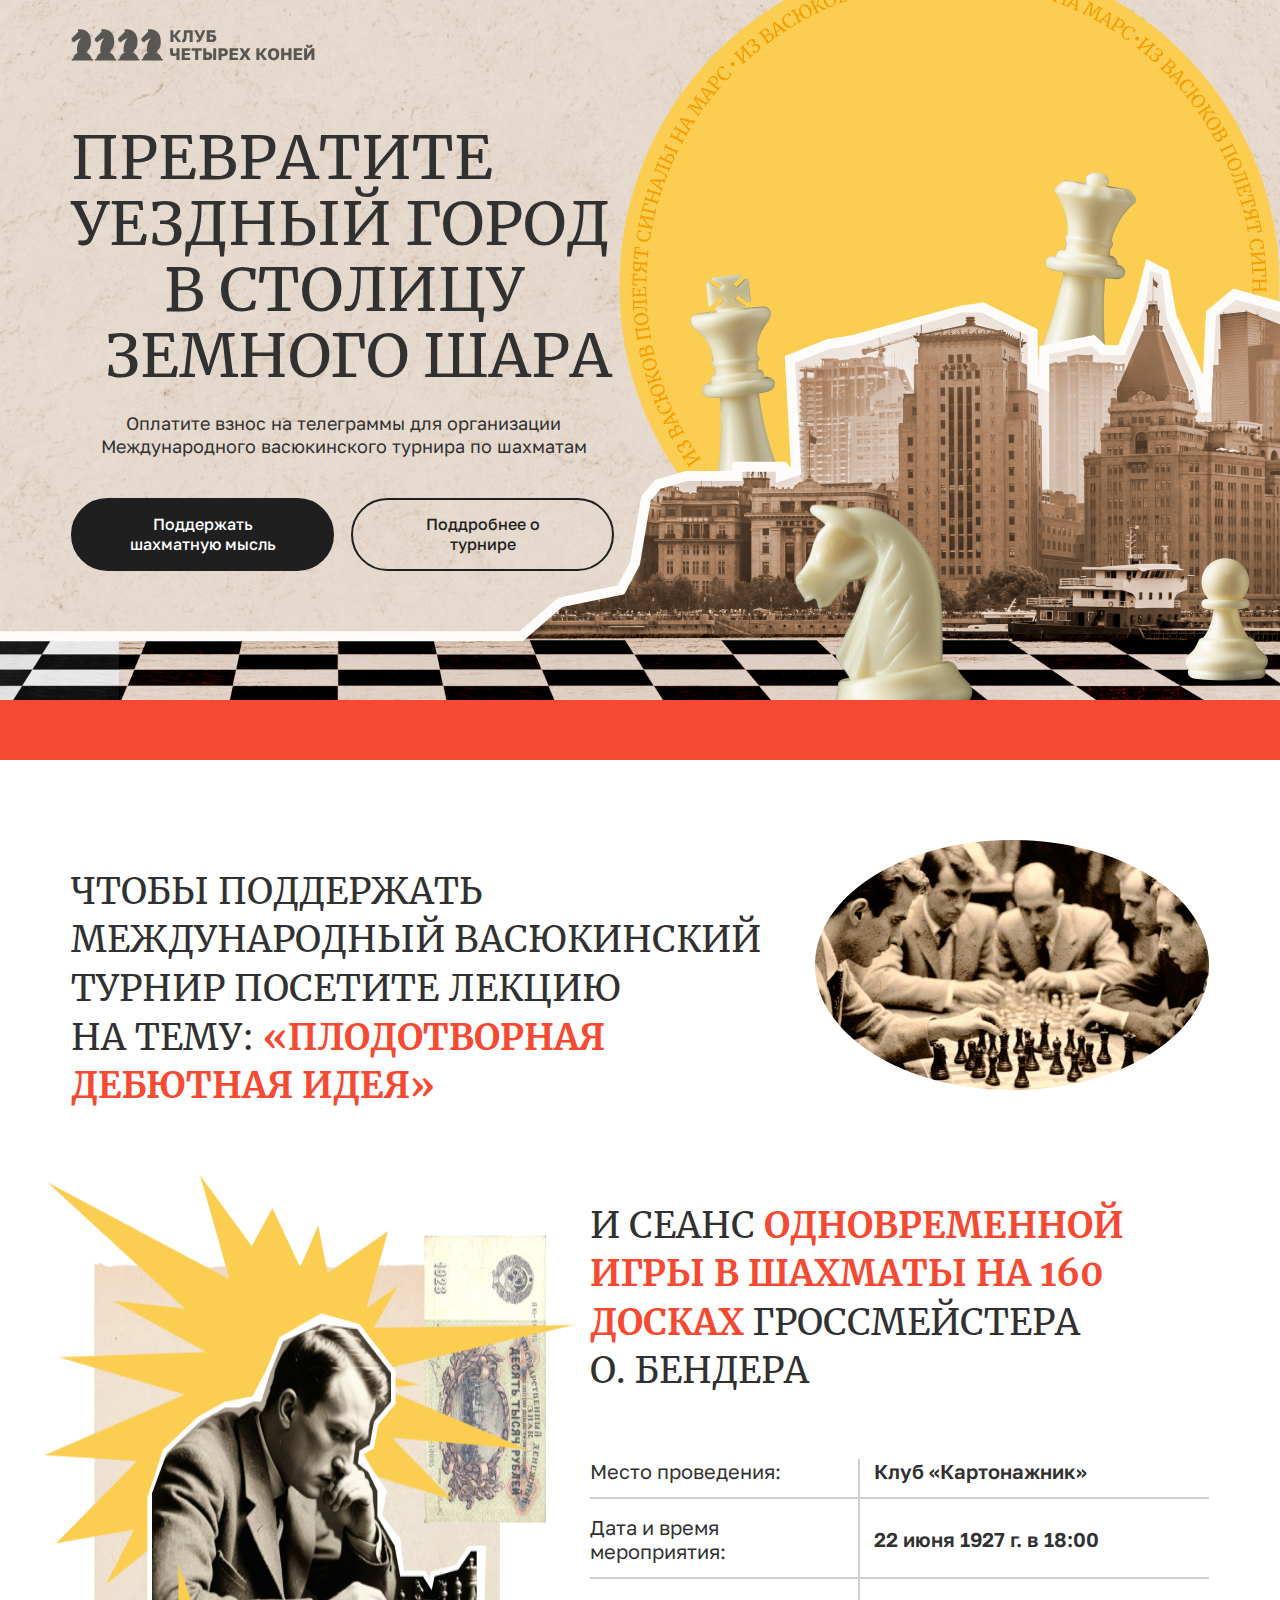
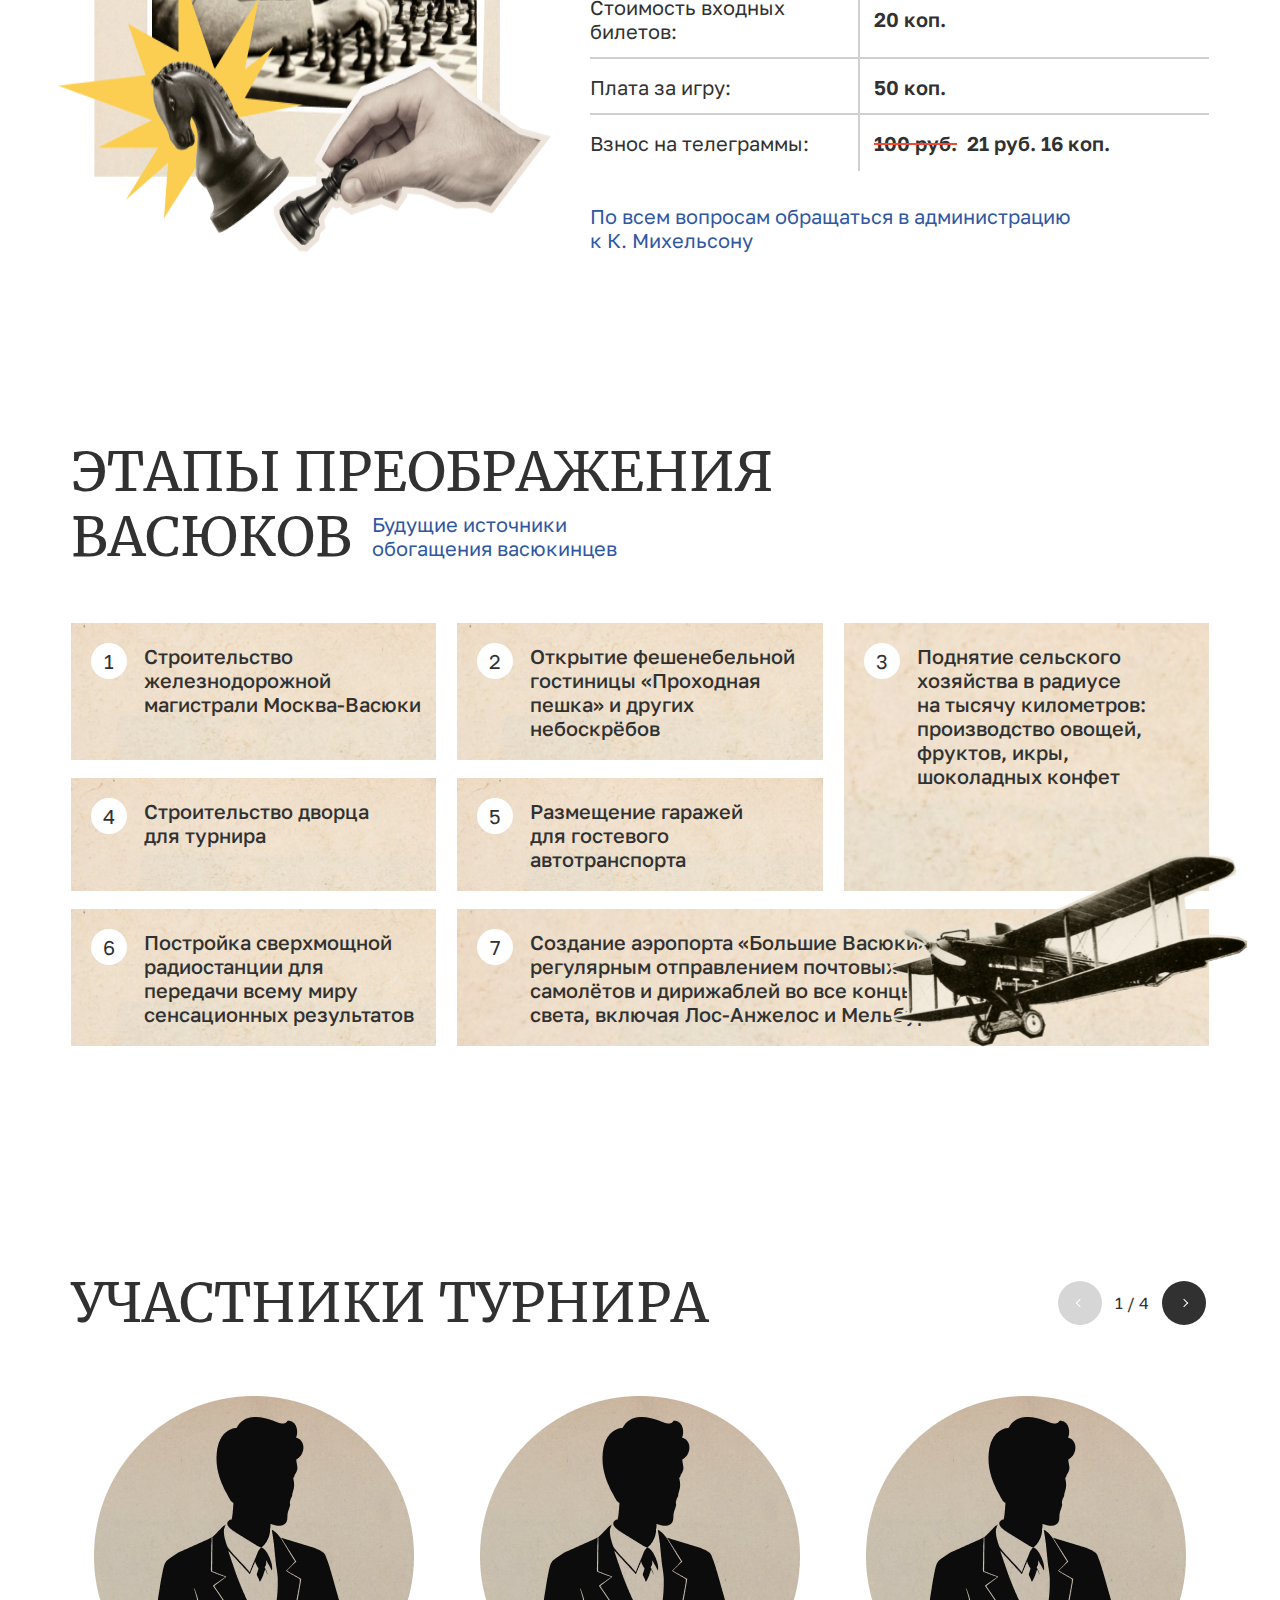
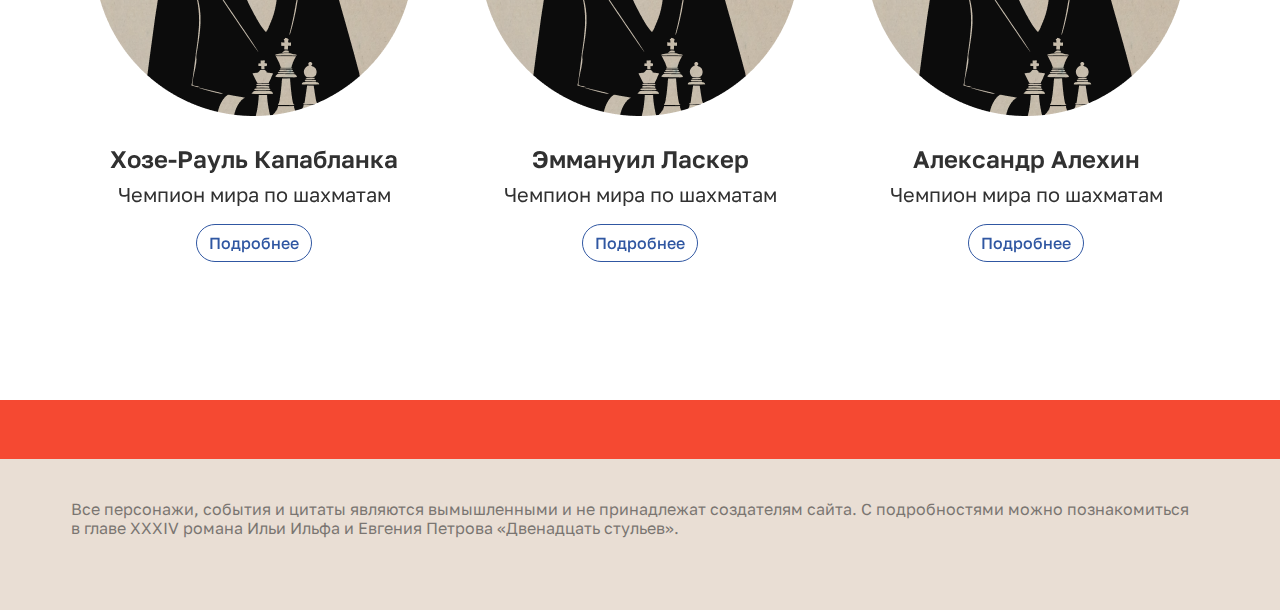
<file: index.html>
<!DOCTYPE html>
<html lang="ru">
  <head>
    <meta charset="UTF-8">
    <meta http-equiv="X-UA-Compatible" content="IE=edge">
    <link rel="shortcut icon" href="img/favicon.png">
    <meta name="viewport" content="width=device-width, initial-scale=1.0">
    <!--закрасить адресную строку и строку уведомлений в любой цвет.-->
    <meta name="theme-color" content="#1f1f1f">
    <!--Для поиска в сети-->
    <meta name="description" content="Добро пожаловать на сайт.">
    <meta property="og:title" content="Клуб любителей шахмат">
    <meta property="og:type" content="website">
    <!-- здесь ссылка на сайт-->
    <meta property="og:url" content="https://leska-ver.github.io/fourHorses/"><!-- ссылка сайта -->
    <!-- <meta property="og:image" content="картинка для поисковиков ссылка"> -->
    <meta property="og:image" content="https://raw.githubusercontent.com/leska-ver/fourHorses/main/img/ogImage.jpg"><!-- ссылка на картинку ogImage.jpg -->
    <meta name="keywords" content="клуб, шахматы, лекции">
    <!-- // Для поиска в сети-->
    <!-- Link Swiper's CSS -->
  <link rel="stylesheet" href="https://cdn.jsdelivr.net/npm/swiper@11/swiper-bundle.min.css">
    <title>Клуб четырех коней</title>
    <link rel="stylesheet" href="css/normalize.css">
    <link rel="stylesheet" href="css/style.css">
  </head>
  <body>
    <div class="wrapper">
      <h1 class="visually-hidden">Я для семантики</h1>
      <header class="header">
        <div class="header__container">
          <a class="header__logo" href="#">            
            <img class="logo" src="./img/logo.svg" alt="Логотип" width="245">
          </a>
        </div>
      </header>
    <main>  
      <section class="hero">
        <div class="hero__container">
          <div class="hero__width">
            <h2 class="hero__h2 h2">Превратите уездный город <span>в</span>&nbsp;столицу <span class="probel">земного</span> шара</h2>
            <p class="hero__desc desc">
              Оплатите взнос на&nbsp;телеграммы для организации Международного васюкинского турнира по&nbsp;шахматам
            </p>
            <div class="hero__btns">
              <a class="btn" href="#tournament">
                Поддержать шахматную мысль
              </a>
              <a class="btn btn_transparent" href="#participants">
                Поддробнее о турнире
              </a>
            </div>
          </div>
        </div>
        <div class="hero__runningLine runningLine">
          <ul class="runningLine__list marquee">
            <li class="runningLine__item">
              • Дело помощи утопающим — дело рук самих утопающих!
            </li>
            <li class="runningLine__item">
              • Шахматы двигают вперед не только культуру, но и экономику!
            </li>
            <li class="runningLine__item">
              • Лед тронулся, господа присяжные заседатели!
            </li>
          </ul>
        </div>
      </section>  
      <section class="tournament" id="tournament">
        <div class="tournament__container">
          <h2 class="visually-hidden">Я для семантики</h2>
          <div class="tournament__flex">
            <h3 class="tournament__h3 tournament__h3_none1024 h3">
              Чтобы поддержать Международный васюкинский турнир посетите лекцию на&nbsp;тему: <span class="red">&laquo;Плодотворная дебютная идея&raquo;</span>
            </h3>
            <h3 class="tournament__h3 tournament__h3_none1920 h3">
              Чтобы поддержать Международный васюкинский турнир
            </h3>
            <img class="tournament__imgTop" src="./img/tournament-img/1.png" alt="Васюкинский турнир">
            <h3 class="tournament__h3 tournament__h3_none1920 h3">
              посетите лекцию на&nbsp;тему: <span class="red">&laquo;Плодотворная дебютная идея&raquo;</span>
            </h3>
          </div>
          <div class="tournament__flex">
            <img class="tournament__imgBottom" src="./img/tournament-img/2.png" alt="Васюкинский турнир">
            <div class="tournament__info">
              <h3 class="tournament__h3 h3">
              и&nbsp;сеанс <span class="red">одновременной игры в&nbsp;шахматы на&nbsp;160 досках</span> гроссмейстера О.&nbsp;Бендера
              </h3>
              <table>                
                <caption>По&nbsp;всем вопросам обращаться в&nbsp;администрацию к&nbsp;К.&nbsp;Михельсону</caption>
                <tbody>
                  <tr>
                    <td>
                      Место проведения:
                    </td>
                    <th>Клуб «Картонажник»</th>
                  </tr>
                  <tr>
                    <td>
                      Дата и время мероприятия:
                    </td>
                    <th>22 июня 1927 г. в 18:00</th>
                  </tr>
                  <tr>
                    <td>
                      Стоимость входных билетов:
                    </td>
                    <th>20 коп.</th>
                  </tr>
                  <tr>
                    <td>
                      Плата за игру:&nbsp;&nbsp;<span class="kopNone1920">50 коп.</span>
                    </td>
                    <th class="kopNone555">50 коп.</th>
                  </tr>
                  <tr>
                    <td>Взнос на телеграммы:</td>
                    <th><span>100 руб.</span>&nbsp;&nbsp;21 руб. 16 коп.</th>
                  </tr>
                </tbody>
              </table>
            </div>            
          </div>
        </div>
      </section>   
      <section class="stages">
        <div class="stages__container">
          <h2 class="stages__h2 h2">
            Этапы преображения Васюков
          </h2>
          <div class="stages__none555">            
            <ol class="stages__list">
              <li class="stages__item">
                <p class="stages__desc desc">Строительство железнодорожной магистрали Москва-Васюки</p>
              </li>
              <li class="stages__item">
                <p class="stages__desc desc">Открытие фешенебельной гостиницы «Проходная пешка» и других небоскрёбов</p>
              </li>
              <li class="stages__item">
                <p class="stages__desc desc">Поднятие сельского хозяйства в радиусе <br>на тысячу километров: производство овощей, фруктов, икры, шоколадных конфет</p>
              </li>
              <li class="stages__item">
                <p class="stages__desc desc">Строительство дворца <br>для турнира</p>
              </li>
              <li class="stages__item">
                <p class="stages__desc desc">Размещение гаражей <br>для гостевого автотранспорта</p>
              </li>
              <li class="stages__item">
                <p class="stages__desc desc">Постройка сверхмощной радиостанции для передачи всему миру сенсационных результатов</p>
              </li>
              <li class="stages__item">
                <p class="stages__desc desc">Создание аэропорта «Большие Васюки» с регулярным отправлением почтовых самолётов и дирижаблей во все концы света, включая Лос-Анжелос и Мельбурн</p>
              </li>
            </ol>
          </div>
          <!-- Swiper -->
          <div class="stages__none1920">
            <div class="stages__swiper mySwiper">
              <ol class="stages__list swiper-wrapper">
                <li class="stages__markerNone swiper-slide">
                  <ol class="stages__sublist">
                    <li class="stages__item">
                      <p class="stages__desc desc">Строительство железнодорожной магистрали Москва-Васюки</p>
                    </li>
                    <li class="stages__item stages__item_marginNone">
                      <p class="stages__desc desc">Открытие фешенебельной гостиницы «Проходная пешка» и других небоскрёбов</p>
                    </li>
                  </ol>
                </li>                
                <li class="stages__item stages__item_marginNone swiper-slide">
                  <p class="stages__desc stages__desc_three-555 desc">Поднятие сельского хозяйства в радиусе <br>на тысячу километров: производство овощей, фруктов, икры, шоколадных конфет</p>
                </li>
                <li class="stages__markerNone swiper-slide">
                  <ol class="stages__sublist">
                    <li class="stages__item">
                      <p class="stages__desc desc">Строительство дворца <br>для турнира</p>
                    </li>
                    <li class="stages__item stages__item_marginNone">
                      <p class="stages__desc desc">Размещение гаражей <br>для гостевого автотранспорта</p>
                    </li>
                  </ol>
                </li>    
                <li class="stages__item swiper-slide">
                  <p class="stages__desc desc">Постройка сверхмощной радиостанции для передачи всему миру сенсационных результатов</p>
                </li>
                <li class="stages__item swiper-slide">
                  <p class="stages__desc desc">Создание аэропорта «Большие Васюки» с регулярным отправлением почтовых самолётов и дирижаблей во все концы света, включая Лос-Анжелос и Мельбурн</p>
                </li>
              </ol>
              <div class="stages__center">
                <div class="stages__navigation navigation-template"> 
                  <button class="stages__button stages__button_prev button-template button-template_prev"></button>
                  <div class="stages__pagination pagination-template"></div>
                  <button class="stages__button stages__button_next button-template button-template_next"></button>
                </div>
              </div>
            </div>
          </div>
          <!-- // Swiper -->          
          <div class="stages__img"></div> 
        </div>
      </section>      
      <section class="participants" id="participants">
        <div class="participants__container">
          <h2 class="participants__h2 h2">
            Участники турнира
          </h2>
          <!-- Swiper -->
          <div class="participants__swiper mySwiper">
            <ul class="participants__list swiper-wrapper">
              <li class="participants__item swiper-slide">
                <div class="participants__img">
                  <img src="./img/participant.png" alt="Фото Хозе-Рауль Капабланка">
                </div>
                <div class="participants__block">
                  <div>
                    <!--Блок для выравнивание текста-->
                    <h3 class="participants__h3 h3">
                      Хозе-Рауль Капабланка
                    </h3>
                    <p class="participants__desc desc">
                      Чемпион мира по шахматам
                    </p>
                  </div>
                  <div class="participants__action">
                    <a class="participants__btn btn btn_moreDetailed" href="#">Подробнее</a>
                  </div>
                </div>
              </li>
              <li class="participants__item swiper-slide">
                <div class="participants__img">
                  <img src="./img/participant.png" alt="Фото Эммануил Ласкер">
                </div>
                <div class="participants__block">
                  <div>
                    <!--Блок для выравнивание текста-->
                    <h3 class="participants__h3 h3">
                      Эммануил Ласкер
                    </h3>
                    <p class="participants__desc desc">
                      Чемпион мира по шахматам
                    </p>
                  </div>
                  <div class="participants__action">
                    <a class="participants__btn btn btn_moreDetailed" href="#">Подробнее</a>
                  </div>
                </div>
              </li>
              <li class="participants__item swiper-slide">
                <div class="participants__img">
                  <img src="./img/participant.png" alt="Фото Александр Алехин">
                </div>
                <div class="participants__block">
                  <div>
                    <!--Блок для выравнивание текста-->
                    <h3 class="participants__h3 h3">
                      Александр Алехин
                    </h3>
                    <p class="participants__desc desc">
                      Чемпион мира по шахматам
                    </p>
                  </div>
                  <div class="participants__action">
                    <a class="participants__btn btn btn_moreDetailed" href="#">Подробнее</a>
                  </div>
                </div>
              </li>
              <li class="participants__item swiper-slide">
                <div class="participants__img">
                  <img src="./img/participant.png" alt="Фото Арон Нимцович">
                </div>
                <div class="participants__block">
                  <div>
                    <!--Блок для выравнивание текста-->
                    <h3 class="participants__h3 h3">
                      Арон Нимцович
                    </h3>
                    <p class="participants__desc desc">
                      Чемпион мира по шахматам
                    </p>
                  </div>
                  <div class="participants__action">
                    <a class="participants__btn btn btn_moreDetailed" href="#">Подробнее</a>
                  </div>
                </div>
              </li>
              <li class="participants__item swiper-slide">
                <div class="participants__img">
                  <img src="./img/participant.png" alt="Фото Рихард Рети">
                </div>
                <div class="participants__block">
                  <div>
                    <!--Блок для выравнивание текста-->
                    <h3 class="participants__h3 h3">
                      Рихард Рети
                    </h3>
                    <p class="participants__desc desc">
                      Чемпион мира по шахматам
                    </p>
                  </div>
                  <div class="participants__action">
                    <a class="participants__btn btn btn_moreDetailed" href="#">Подробнее</a>
                  </div>
                </div>
              </li>
              <li class="participants__item swiper-slide">
                <div class="participants__img">
                  <img src="./img/participant.png" alt="Фото Остап Бендер">
                </div>
                <div class="participants__block">
                  <div>
                    <!--Блок для выравнивание текста-->
                    <h3 class="participants__h3 h3">
                      Остап Бендер
                    </h3>
                    <p class="participants__desc desc">
                      Гроссмейстер
                    </p>
                  </div>
                  <div class="participants__action">
                    <a class="participants__btn btn btn_moreDetailed" href="#">Подробнее</a>
                  </div>
                </div>
              </li>
            </ul>
            <div class="participants__center">
              <div class="participants__navigation navigation-template"> 
                <button class="participants__button participants__button_prev button-template button-template_prev"></button>
                <div class="participants__pagination pagination-template"></div>
                <button class="participants__button participants__button_next button-template button-template_next"></button>
              </div>
            </div>
          </div>
          <!-- // Swiper -->          
        </div>
        <div class="participants__runningLine runningLine">
          <ul class="runningLine__list marquee">
            <li class="runningLine__item">
              • Дело помощи утопающим — дело рук самих утопающих!
            </li>
            <li class="runningLine__item">
              • Шахматы двигают вперед не только культуру, но и экономику!
            </li>
            <li class="runningLine__item">
              • Лед тронулся, господа присяжные заседатели!
            </li>
          </ul>
        </div>
      </section>        
    </main>  
    <footer class="footer">
      <div class="footer__container">
        <p class="footer__desc desc">
          Все персонажи, события и&nbsp;цитаты являются вымышленными и&nbsp;не&nbsp;принадлежат создателям сайта. С&nbsp;подробностями можно познакомиться в&nbsp;главе XXXIV романа Ильи Ильфа и&nbsp;Евгения Петрова &laquo;Двенадцать стульев&raquo;.
        </p>
      </div>
    </footer>    
    </div><!-- wrapper -->


    <!-- Swiper JS -->
  <script src="https://cdn.jsdelivr.net/npm/swiper@11/swiper-bundle.min.js"></script>

    <script src="js/script.js"></script>
  </body>
</html>
</file>
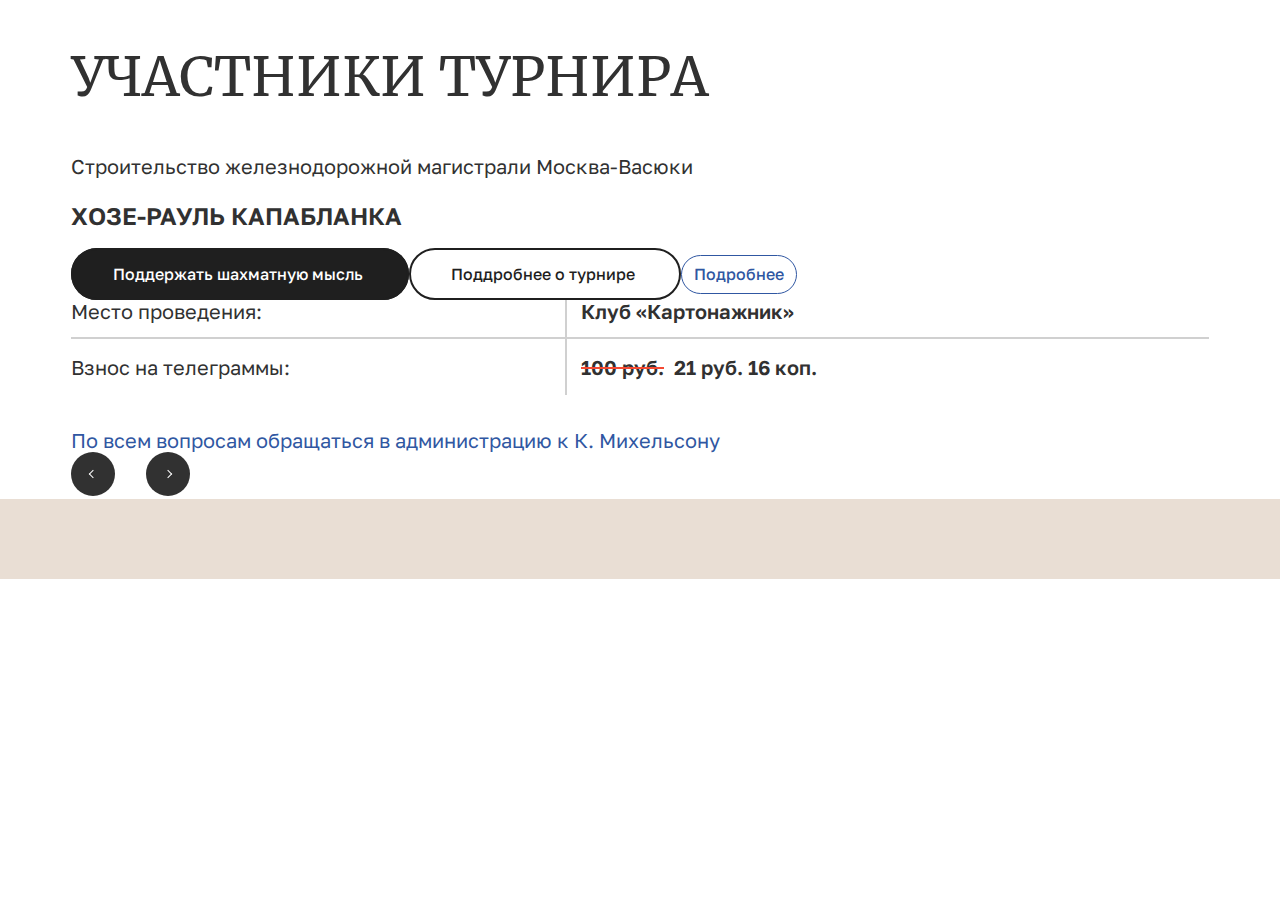
<file: template.html>
<!DOCTYPE html>
<html lang="ru">
  <head>
    <meta charset="UTF-8">
    <meta http-equiv="X-UA-Compatible" content="IE=edge">
    <link rel="shortcut icon" href="img/favicon.png">
    <meta name="viewport" content="width=device-width, initial-scale=1.0">
    <!--закрасить адресную строку и строку уведомлений в любой цвет.-->
    <meta name="theme-color" content="#1f1f1f">
    <!--Для поиска в сети-->
    <meta name="description" content="Добро пожаловать на сайт.">
    <meta property="og:title" content="Клуб любителей шахмат">
    <meta property="og:type" content="website">
    <!-- здесь ссылка на сайт-->
    <meta property="og:url" content="https://leska-ver.github.io/avtokresla-Max/"><!-- ссылка сайта -->
    <!-- <meta property="og:image" content="картинка для поисковиков ссылка"> -->
    <meta property="og:image" content="https://raw.githubusercontent.com/leska-ver/avtokresla-Max/main/img/ogImage.jpg"><!-- ссылка на картинку ogImage.jpg -->
    <meta name="keywords" content="клуб, шахматы, лекции">
    <!-- // Для поиска в сети-->
    <title>Клуб четырех коней(template)</title>
    <link rel="stylesheet" href="css/normalize.css">
    <link rel="stylesheet" href="css/style.css">
  </head>
  <body>
    <div class="wrapper">
      <h1 class="visually-hidden">Я для семантики</h1>
      <header class="header">
        <div class="header__container"></div>
      </header>
    <main>  
      <section class="template">
        <div class="template__container">
          <h2 class="h2">Участники турнира</h2>
          <p class="desc">
            Строительство железнодорожной магистрали Москва-Васюки
          </p>
          <h3 class="h3">
            Хозе-Рауль Капабланка
          </h3>
          <a class="btn" href="#">
            Поддержать шахматную мысль
          </a>
          <a class="btn btn_transparent" href="#">
            Поддробнее о турнире
          </a>
          <button class="btn btn_moreDetailed">Подробнее</button>
          <table>
            <tbody>
              <tr>
                <td>
                  Место проведения:
                </td>
                <th>Клуб «Картонажник»</th>
              </tr>
              <tr>
                <td>Взнос на телеграммы:</td>
                <th><span>100 руб.</span>&nbsp;&nbsp;21 руб. 16 коп.</th>
              </tr>
            </tbody>                
            <caption>По&nbsp;всем вопросам обращаться в&nbsp;администрацию к&nbsp;К.&nbsp;Михельсону</caption>
          </table>
          <button class="button-template button-template_prev"></button>
          <button class="button-template button-template_next"></button>
          <div class="pagination-template"></div>
        </div>
      </section>          
    </main>  
    <footer class="footer">
      <div class="footer__container"></div>
    </footer>    
    </div><!-- wrapper -->
  </body>
</html>
</file>
<file: css/style.css>
@font-face {
  font-family: 'Golos Text';
  font-style: normal;
  font-weight: 500;
  src: url('../fonts/GolosText-Medium.woff2') format('woff2'), url('../fonts/GolosText-Medium.woff') format('woff');
  font-display: swap;
}

@font-face {
  font-family: 'Golos Text';
  font-style: normal;
  font-weight: 600;
  src: url('../fonts/GolosText-SemiBold.woff2') format('woff2'), url('../fonts/GolosText-SemiBold.woff') format('woff');
  font-display: swap;
}

@font-face {
  font-family: 'Golos Text';
  font-style: normal;
  font-weight: 400;
  src: url('../fonts/GolosText-Regular.woff2') format('woff2'), url('../fonts/GolosText-Regular.woff') format('woff');
  font-display: swap;
}

@font-face {
  font-family: 'Golos Text';
  font-style: normal;
  font-weight: 700;
  src: url('../fonts/GolosText-Bold.woff2') format('woff2'), url('../fonts/GolosText-Bold.woff') format('woff');
  font-display: swap;
}

@font-face {
  font-family: 'Merriweather';
  font-style: normal;
  font-weight: 400;
  src: url('../fonts/Merriweather-Regular.woff2') format('woff2'), url('../fonts/Merriweather-Regular.woff') format('woff');
  font-display: swap;
}

@font-face {
  font-family: 'Merriweather';
  font-style: normal;
  font-weight: 700;
  src: url('../fonts/Merriweather-Bold.woff2') format('woff2'), url('../fonts/Merriweather-Bold.woff') format('woff');
  font-display: swap;
}

@font-face {
  font-family: 'Montserrat';
  font-style: normal;
  font-weight: 500;
  src: url('../fonts/Montserrat-Medium.woff2') format('woff2'), url('../fonts/Montserrat-Medium.woff') format('woff');
  font-display: swap;
}

:root {
  --font-family: "Golos Text", sans-serif;
  --second-family: "Merriweather", sans-serif;
  --third-family: "Montserrat", sans-serif;
  --transition-duration: .4s;
  --color-white: #fff;
  --color-mineShaft: #313131;
  --color-pearlBush: #e9ded4;
  --color-mineShaft1F: #1f1f1f;
  --color-saffronMango: #fbce51;
  --color-alto: #d6d6d6;
  --color-altoD0: #d0d0d0;
  --color-azure: #3057a2;
  --color-flamingo: #f54932;
}

html {
  box-sizing: border-box;
}

*,
*::before,
*::after {
  -webkit-box-sizing: border-box;
  box-sizing: inherit;
}

html,
body {
  /*Для .wrapper Это будет нужно для footer*/
  height: 100%;
}

body {
  min-width: 320px;
  font-family: 'Golos Text', sans-serif;
  font-weight: 400;
  font-size: clamp(18px, 5vw, 20px);  
  line-height: 1.2;
  color: var(--color-mineShaft);
}

img {
  vertical-align: top;
  max-width: 100%;
}

a {
  color: inherit;
  text-decoration: none;
}

h1,
h2,
h3,
p,
a {
  /* перенос слов */
  word-wrap: break-word;
}

ul {
  list-style: none;
}

button {
  /*стрелки у слайдера*/
  background-color: inherit;
  border: none;
}

.btn {
  margin-bottom: 5px;
  padding: 14px 40px;
  border-radius: 66px;
  border: 2px solid var(--color-mineShaft1F);
  max-width: 263px;
  font-family: var(--font-family);
  font-size: 16px;
  font-weight: 500;
  line-height: 1.3;
  color: var(--color-white);
  background-color: var(--color-mineShaft1F);
  outline: none;
  -webkit-transition: all var(--transition-duration);
  -ms-transition: all var(--transition-duration);
  -moz-transition: all var(--transition-duration);
  -o-transition: all var(--transition-duration);
  transition: all var(--transition-duration);
  cursor: pointer;
}

.btn:focus, .btn_transparent {
  border: 2px solid var(--color-mineShaft1F);
  color: var(--color-mineShaft1F);
  background-color: transparent;
}

.btn:hover, .btn_transparent:focus {
  border: 2px solid var(--color-saffronMango);
  color: var(--color-mineShaft1F);
  background-color: var(--color-saffronMango);
}

.btn:active {
  opacity: .7;
}

.btn_transparent {
  border: 2px solid var(--color-mineShaft1F);
  color: var(--color-mineShaft1F);
  background-color: transparent;
}

.btn_transparent:hover {
  border: 2px solid var(--color-mineShaft1F);
  color: var(--color-white);
  background-color: var(--color-mineShaft1F);
}

.btn_moreDetailed {
  border: 1px solid var(--color-azure);
  border-radius: 62px;
  padding: 8px 12px;
  color: var(--color-azure);
  background-color: transparent;
}

.btn_moreDetailed:focus {
  border: 1px solid var(--color-mineShaft1F);
  color: var(--color-white);
  background-color: var(--color-mineShaft1F);
}

.btn_moreDetailed:hover {
  border: 1px solid var(--color-azure);
  color: var(--color-white);
  background-color: var(--color-azure);
}

.wrapper {
  min-height: 100%;
  overflow: hidden;
}

.visually-hidden {
  position: absolute;
  margin: -1px;
  padding: 0;
  border: 0;
  width: 1px;
  height: 1px;
  clip: rect(0, 0, 0, 0);
  overflow: hidden;
}

[class*="__container"] {
  /*1630px = 1530px + 50px + 50px не менять!*/
  max-width: 1630px;
  margin: 0 auto;
  padding: 0 50px;
}  

.h2 {
  font-family: var(--second-family);
  font-size: clamp(36px, 5vw, 54px);
  font-weight: 400;
  text-transform: uppercase;
}

.h3 {  
  font-size: 24px;
  font-weight: 600;
  text-transform: uppercase;
}

.desc {
  font-size: 20px;
  font-weight: 400;
} 

/* Микс-шаблон Бегущая строка 1920px */
.runningLine {
  position: relative;
  display: flex;
  gap: 20px;
  background: var(--color-flamingo);
  overflow: hidden;
}

.runningLine__list {
  flex-shrink: 0;
  display: flex;
  gap: 10px;
  margin: 17.7px 0;
  /*padding для читабельности текста*/
  padding: 0 120% 0 100%;
  width: 150%;
}

.runningLine__item {
  flex: 0 0 auto;
  display: flex;
  font-size: clamp(16px, 5vw, 22px);
  font-weight: 400;
  line-height: 1.1;
  color: var(--color-white);
  text-transform: uppercase;
  transition: all 0.1s ease-in-out;
}

.runningLine__item:hover {
  transform: scale(1.03);
}

.marquee {
  animation: scroll 20s linear infinite;
}

.runningLine:hover .marquee {
  animation-play-state: paused;
}

@keyframes scroll {
  from {
    transform: translateX(0);
  }
  to {
    transform: translateX(calc(-100% - 20px));
  }
}

/* Шаблон таблицы 1920px */
table {
  border-collapse: collapse;
  width: 100%; 
}

caption {
  padding-top: 33px;
  font-size: clamp(18px, 5vw, 20px);
  color: var(--color-azure);
  caption-side: bottom; /* Расположение снизу */
  text-align: start;
}

tr { 
  border-bottom: 2px solid var(--color-altoD0);
}

tr:last-child {  
  border-bottom: 2px solid transparent;
}

tr:first-child td, tr:first-child th { 
  padding: 0 0 14px;
}

tr:nth-child(n+2) td, tr:nth-child(n+2) th {
  padding: 16px 0 14px; 
}

td {
  width: 43.5%;
  border-right: 2px solid var(--color-altoD0);
  font-weight: 400;
  font-size: 20px;
  line-height: 1.2;
}

th {
  position: relative;
  left: 14px;
  font-weight: 600;
  font-size: 20px;
  line-height: 1.2;
  text-align: start;
}

th span {
  position: relative;
  text-decoration: none;
}

th span:before {
  content: "";
  position: absolute;
  top: 50%;
  left: 0;
  width: 100%;
  height: 0.1em;
  background: var(--color-flamingo);
  /* transform: rotate(-1deg); */
}
/* // Шаблон таблицы 1920px */

/* Шаблон кнопок у слайдера 1920px */
.navigation-template {
  display: inline-flex;
  align-items: center;
}

.pagination-template {
  /*1/6*/
  font-family: var(--font-family);
  font-weight: 400;
  font-size: 16px;
  line-height: 19px; 
  line-height: 1.2;
}

.pagination-template .swiper-pagination-bullet-active {
  /*Сменили цвет круглишей в слайдере*/
  background-color: var(--color-mineShaft);
}

.button-template {
  position: relative;
  flex-shrink: 0;
  width: 44px;
  height: 44px;
  background-color: var(--color-mineShaft);
  border: none;
  border-radius: 50%;
  cursor: pointer;
  -webkit-transition: all var(--transition-duration);
  -ms-transition: all var(--transition-duration);
  -moz-transition: all var(--transition-duration);
  -o-transition: all var(--transition-duration);
  transition: all var(--transition-duration);
  cursor: pointer;
}

.button-template:focus {
  border-radius: 50%;
  background-color: #666;
  outline: none;
}

.button-template:hover {
  background-color: var(--color-saffronMango);
}

.button-template:active {
  opacity: .7;
}

.button-template:disabled {
  background-color: var(--color-alto);
}

.button-template::before {
  content: "";
  position: absolute;
  width: 6px;
  height: 6px;
  top: 50%;
  left: 50%;
  transform: translate(-50%, -50%) rotate(45deg);
  transform-origin: center;
}

.button-template_prev {
  margin-right: 13px;
}  

.button-template_next { 
  margin-left: 13px;
}

.button-template_next::before {
  position: absolute;
  right: 0;
  border-top: 1px solid #fff;
  border-right: 1px solid #fff;
}

.button-template_prev::before {
  border-left: 1px solid #fff;
  border-bottom: 1px solid #fff;
}
/* // Шаблон кнопок у слайдера 1920px */


/* Шапка header-1920px*/
.header {
  position: absolute;
  left: 0;
  top: 0;
  padding: 27px 0;
  width: 100%;
}

.header__container {
  padding-left: 204px;
}

.header__logo {
  -ms-transition: all var(--transition-duration);
  -moz-transition: all var(--transition-duration);
  -o-transition: all var(--transition-duration);
  transition: all var(--transition-duration);
  cursor: pointer;
}

.header__logo:focus {
  outline: 2px solid var(--color-flamingo);
  outline-offset: 8px;
}

.header__logo:hover {
  opacity: .8;
}

.header__logo:active {
  opacity: .6;
}
/* // Шапка header-1920px*/

/* hero-1920px*/
.hero {
  /* padding-top: 140px; */
  overflow: hidden;
  width: 100%;
  background: url("../img/background-1920.png") center / cover no-repeat;
  background-color: var(--color-pearlBush);
}

.hero__container {
  /* margin-top: -140px; */
  padding-left: 204px;
  background: url("../img/shapes-1920.png") center / cover no-repeat;
}

.hero__width {
  padding: 75px 0 124px;
  width: 545px;
}

.hero__h2 {
  margin-bottom: 23px;
  font-size: clamp(36px, 5vw, 60px);
  line-height: 1.1;
  color: #313131;
}

.hero__h2 span {
  margin-left: 17%;
}

.hero__h2 .probel {
  margin-left: 6%;
}

.hero__desc {
  margin-bottom: 39px;
  font-size: 18px;
  line-height: 1.3;
  text-align: center;
}

.hero__btns {
  display: -ms-grid;
  display: grid;
  -webkit-grid-template-columns: repeat(2, 1fr);
  -o-grid-template-columns: repeat(2, 1fr);
  -moz-grid-template-columns: repeat(2, 1fr);
  -ms-grid-template-columns: repeat(2, 1fr);
  grid-template-columns: repeat(2, 1fr);
  gap: 15px;
  text-align: center;
}
/* // hero-1920px*/

/* Турнир(tournament)-1920px */
.tournament {
  padding: 72px 0;
}

.tournament__flex {
  display: flex;
  justify-content: space-between;
  gap: 16px;
}

.tournament__flex:nth-child(odd) .tournament__h3 {
  margin: 27px 0 63px;
  width: 100%;
}

.tournament__flex:not(:last-child) {
  margin-bottom: 28px;
}

.tournament__h3 {
  width: 62%;
  font-family: var(--second-family);
  font-size: clamp(36px, 5vw, 54px);
  font-weight: 400;
  line-height: 1.35;
}

.tournament__h3 .red {
  font-weight: 700;
  color: var(--color-flamingo);
}

.tournament__h3_none1920 {
  display: none;
}

.tournament__imgTop {
  margin-top: 8px;
  height: 250px;
}

.tournament__imgBottom {
  margin-left: -27px;
}

.tournament__info .kopNone1920 {
  display: none;
}
/* // Турнир(tournament)-1920px */

/* Этапы(stages)-1920px */
.stages {
  padding: 71px 0 80px;
}

.stages__container {
  position: relative;
}

.stages__h2 {
  margin-bottom: 54px;
  width: 707px;
}

.stages__h2::after {
  content: 'Будущие источники обогащения васюкинцев'; /* Добавляемый текст */
  display: inline-block;
  margin-left: 7px;
  width: 252px;
  font-family: var(--font-family);
  font-weight: 400;
  font-size: clamp(18px, 4vw, 20px); 
  line-height: 1.2;
  color: var(--color-azure);
  text-transform: none;
}

.stages__list {
  counter-reset: myCounter;/*нумерация*/ 
  display: -ms-grid;
  display: grid;
  -webkit-grid-template-columns: repeat(3, 1fr);
  -o-grid-template-columns: repeat(3, 1fr);
  -moz-grid-template-columns: repeat(3, 1fr);
  -ms-grid-template-columns: repeat(3, 1fr);
  grid-template-columns: repeat(3, 1fr);
  grid-gap: 18px 21px;
  padding: 0;
}

.stages__item {
  padding: 27px 15px 20px 73px;
  display: block;
  position: relative;
  line-height: 17px;
  background: url("../img/background.jpg") center / cover no-repeat;
}

.stages__item::before {
  position: absolute;
  top: 20px;
  left: 20px;
  counter-increment: myCounter;/*нумерация*/ 
  content: counter(myCounter);/*нумерация*/ 
  display: flex;
  justify-content: center;
  align-items: center;
  border-radius: 60px;
  width: 36px;
  height: 36px;
  font-size: 20px;
  font-style: normal;
  font-weight: normal;
  color: #313131;
  background: #fff;
}

.stages__item:nth-child(3) {
  grid-row: span 2;
  grid-gap: 25px;
}

.stages__item:nth-child(7) {
  grid-column: span 2;
  grid-gap: 25px;
}

.stages__desc {
  margin: -6px 0 0;
  font-family: var(--font-family);
  font-weight: 500;
  font-size: clamp(18px, 4vw, 20px);
  line-height: 1.2;
}

.stages__item:last-child .stages__desc {
  width: 65%;
}

.stages__img {
  position: absolute;
  right: 11px;
  bottom: -13px;
  width: 400px;
  height: 205px;
  background: url("../img/plane.png") center / cover no-repeat;
  z-index: 1;
}

.stages__none1920 {
  display: none;
}

/*Слайдер*/
.stages__center {
  display: flex;
  justify-content: center;
}
/* // Этапы(stages)-1920px */


/* Участники турнира(participants)-1920px  */
.participants {
  padding: 80px 0 0;
}

.participants__container {
  position: relative;
}

.participants__swiper {
  overflow: hidden;
}

.participants__h2 {
  margin-bottom: 40px;
}

.participants__list {
  display: flex;  
  padding: 0;
}

.participants__list .swiper-slide {
  /*резина при пополнения*/
  height: auto;
} 

.participants__item {
  display: flex;/*Для выравнивание карточек participants__block*/
  flex-direction: column;/*Для выравнивание карточек participants__block*/
}

.participants__img {
  margin: 0 auto;
}

.participants__block { 
  position: relative; /*Для кнопки*/ 
  display: flex;/*Для выравнивание карточек li*/
  justify-content: space-between;/*Для выравнивание карточек li*/
  flex-direction: column;/*Для выравнивание карточек li*/
  padding: 5px 0; 
  height: 100%;/*Для выравнивание карточек li*/
}

.participants__action {
  margin: 0 auto;
}

.participants__h3 {
  margin-bottom: 8px;
  font-family: var(--font-family);
  line-height: 1.2;
  text-transform: none;
  text-align: center;
}

.participants__desc {
  margin: 0 0 23px;
  text-align: center;
}

.participants__navigation {
  position: absolute;
  top: 10px;
  right: 74px;
}

.participants__runningLine {
  margin-top: 121px;
}
/* Участники турнира(participants)-1920px  */

/* Подвал(footer)-1920px */
.footer {
  padding: 25px 0 55px;
  background: var(--color-pearlBush);
}

.footer__desc {
  font-weight: 400;
  font-size: 16px;
  opacity: 0.6;
}
/* // Подвал(footer)-1920px */

@media (max-width: 1440px) {
  [class*="__container"] {
    padding: 0 71px;
  }

  /* Турнир(tournament)-1440px */
  .tournament__h3 {
    font-size: clamp(28px, 5vw, 36px);
  }
  /* // Турнир(tournament)-1440px */

}

@media (max-width: 1212px) {
  .btn_transparent {
    border: 2px solid var(--color-white);
    background-color: #fff;
    opacity: 0.9;
  }

  td, th {
    width: 50%;
  }

  /* Турнир(tournament)-1200px */
  .tournament__flex:last-child {
    display: block;
  }

  .tournament__flex:last-child img {
    margin: 0 auto;
    display: block;
    width: 500px;
  }
  /* // Турнир(tournament)-1200px */

  /* Этапы(stages)-1200px */
  .stages__list {
    -webkit-grid-template-columns: repeat(2, 1fr);
    -o-grid-template-columns: repeat(2, 1fr);
    -moz-grid-template-columns: repeat(2, 1fr);
    -ms-grid-template-columns: repeat(2, 1fr);
    grid-template-columns: repeat(2, 1fr);
  }

  .stages__item:nth-child(3) {
    grid-row: none;
  }

  .stages__img {
    right: 0px;
    bottom: -37px;
  }
  /* // Этапы(stages)-1200px */
}

@media (max-width: 1024px) {
  [class*="__container"] {
    padding: 0 45px;
  }

  .runningLine__list {
    /*padding для читабельности текста*/
    padding: 0 150%;
  }


  .hero__width {
    width: 60%;
  }

  /* Турнир(tournament)-1024px */
  .tournament {
    padding: 42px 0;
  }

  .tournament__h3 {
    width: 100%;
  }  

  .tournament__h3_none1024 {
    display: none;
  }

  .tournament__flex, .tournament__h3_none1920 {
    display: block;
  }
  
  .tournament__imgTop {
    display: block;
    margin: 0 auto;
  }
  /* // Турнир(tournament)-1024px */

  /* Этапы(stages)-1024px */
  .stages__h2 {
    width: 100%;
  }

  .stages__list {
    display: block;
  }

  .stages__item {
    padding: 25px 25px 25px 73px;
  }  

  .stages__item:not(:last-child) {
    margin-bottom: 25px;
  }

  .stages__item:last-child .stages__desc {
    width: unset;
  }

  .stages__desc {
    margin: 0;
  }  
  
  .stages__desc br {
    display: none;
  }

  .stages__img {
    bottom: -107px;
    width: 303px;
    height: 161px;
  }
  /* // Этапы(stages)-1024px */


}

@media (max-width: 777px) {
  tr {
    display: flex;
    flex-direction: column;
  }

  td {
    border-right: 2px solid transparent;
    width: 100%;
  }
  
  th {
    left: 0;
    width: 100%;
  }

  .runningLine__list {
    /*padding для читабельности текста*/
    padding: 0 250%;
  }

  
  .hero__btns {
    display: flex;
    flex-direction: column;
  }

  .hero__btns .btn {
    max-width: 333px;
  }

  .hero__width {
    width: 70%;
  }
  
  .participants__center {
    display: flex;
    justify-content: center;
  }

  .participants__navigation {
    position: relative;
    top: 0;
    right: 0;
  }
}

@media (max-width: 555px) {
  [class*="__container"] {
    padding: 0 20px;
  }

  .btn {
    margin-bottom: 15px;
    padding: 11px;
    max-width: 100%;
    width: 100%;
  }

  .button-template {
    width: 36px;
    height: 36px;
  }  

  .runningLine__list {
    margin: 9px 0;
    /*padding для читабельности текста*/
    padding: 0 414%;
  }

  /* Шапка header-555px*/
  .header {
    padding: 18px 0;
  }

  .header__logo .logo {
    width: 212px;
  }
  /* // Шапка header-555px*/

  /* hero-555px*/
  .hero__container {
    position: relative;
    background: none;
  }

  .hero__container::after {
    content: "";
    position: absolute;
    bottom: -115px;
    left: 0;
    width: 100%;
    height: 600px;
    background: url("../img/shapes-375.png") center / contain no-repeat;
  }

  .hero__width {
    position: relative;
    padding: 60px 0 290px;
    width: 100%;
    z-index: 1;
  }

  .hero__h2 {
    margin-bottom: 25.5px;
  }  

  .hero__h2 span {
    margin-left: 19%;
  }

  .hero__h2 .probel {
    margin-left: 9%;
  }

  .hero__desc {
    margin-bottom: 32px;
    text-align: start;
  }

  .hero__btns .btn {
    margin: 0;
  }
  /* // hero-555px*/

  .tournament {
    padding: 20px 0 46px;
  }

  .tournament__imgTop {
    margin-top: -3px;
    height: 211px;
  }

  .tournament__flex:last-child img {
    width: 100%;
    height: 407px;
  }

  .tournament__info tr:first-child td {
    margin-top: -20px;
    padding: 0 0 12px;
  }

  .tournament__info tr:nth-child(n+2) td {
    padding: 16px 0 13px;
  }

  .tournament__info tr:nth-child(n+2) th {
    padding: 0 0 14px;
  }

  .tournament__info .kopNone1920 {
    display: inline-flex;
    font-weight: 600;
  }

  .tournament__info caption {
    padding-top: 22px;
    font-size: 18px;
  }  

  .tournament__flex:nth-child(odd) .tournament__h3 {
    margin: 24px 0 66px;
  }

  .tournament__flex .kopNone555 {
    display: none;
  }


  .stages {
    padding: 44px 0;
  }

  .stages__h2 {
    margin-bottom: 125px;
    line-height: 1.1; 
  }

  .stages__h2::after {
    margin: 13px 0 0;
    width: 100%;
  }  

  .stages__swiper {
    overflow: hidden;
  }

  .stages__list .swiper-slide {
    /*Задала общую высоту списку слайдера, без него ломает*/
    height: auto;
    background: url("../img/background.jpg") center / cover no-repeat;
  }

  .stages__none1920 {
    display: block;
  }

  .stages__list {
    display: flex;
    gap: 0;
    margin-bottom: 27px;
  }

  .stages__none555 {
    display: none;
  }

  .stages__markerNone {
    list-style-type: none;
  }
  
  .stages__item {
    padding: 66px 0 13px;
    height: auto;
    background: none;
  }

  .stages__item::before {
    top: 65px;
  }  

  .stages__desc {
    padding-left: 73px;
    padding-right: 20px;
  }

  .stages__list .stages__item_marginNone, .stages__item:not(:last-child) {
    margin-bottom: 0;
  }

  .stages__sublist {
    padding: 0;
  }

  .stages__sublist .stages__item_marginNone {
    padding-top: 16px;
    padding-bottom: 36px;
  }

  .stages__sublist .stages__item_marginNone::before {
    top: 17px;
  }

  .stages__img {
    top: 28.7%;
    bottom: 0;
    right: 5px;
    width: 341px;
    height: 185px;
    background: url("../img/plane-375.png") center / cover no-repeat;
  }


  .participants {
    padding: 45px 0 0;
  }  

  .participants__h2 {
    margin-bottom: 23px;
    line-height: 1.1;
  }

  .participants__list {
    margin-bottom: 40px;
  }

  .participants__img {
    margin: 0 auto;
    width: 73%;
  }

  .participants__desc {
    margin: 0 0 25px;
  }

  .participants__btn {
    padding: 8px 11px;
  }

  .participants__runningLine {
    margin-top: 100px;
  }

  .footer {
    padding: 25px 0 40px;
  }
}















/*******************/
</file>
